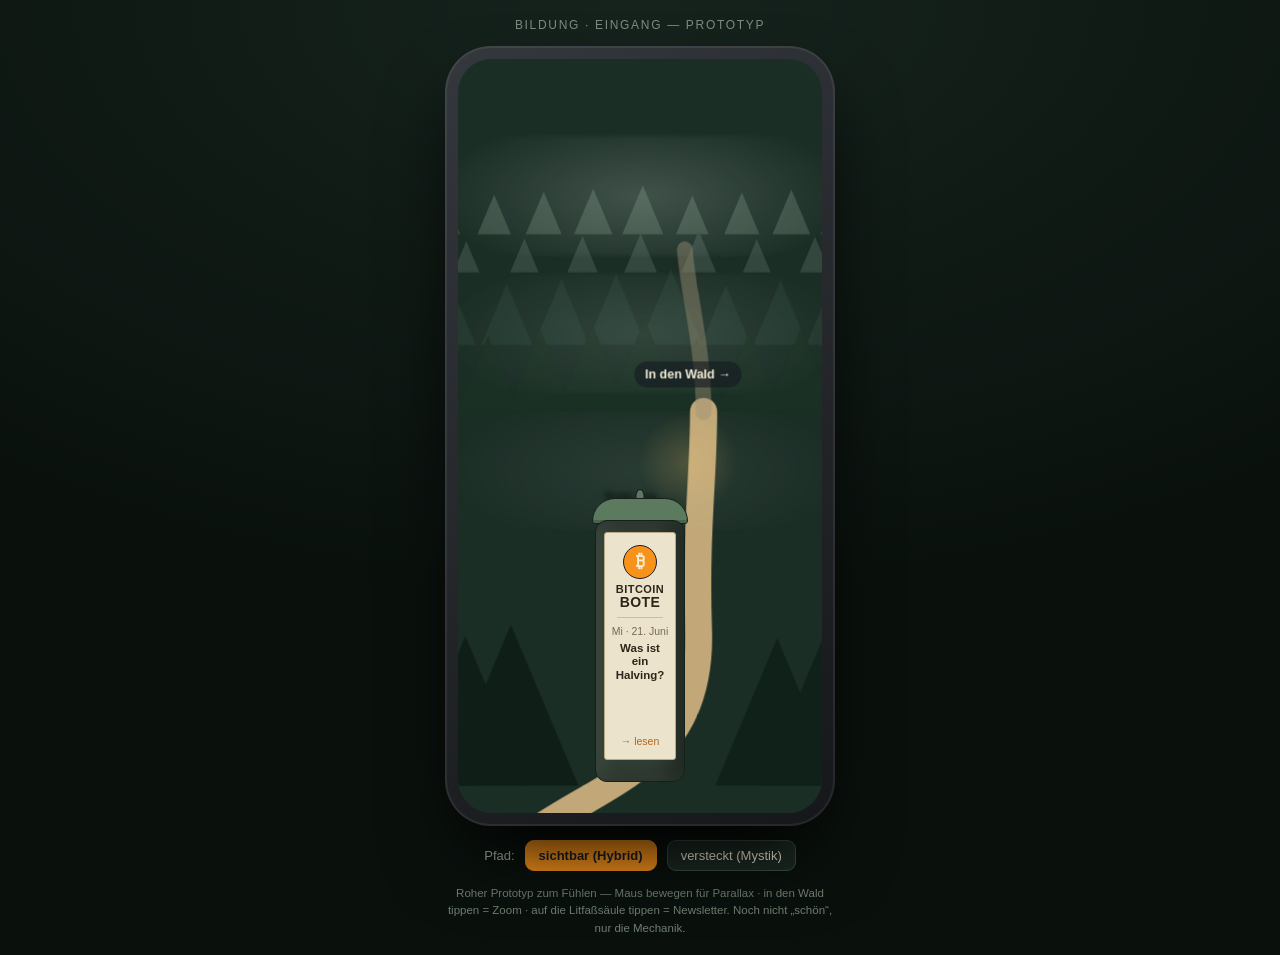
<file: design/parts/bildung-eingang.html>
<!doctype html>
<html lang="de">
<head>
<meta charset="utf-8">
<meta name="viewport" content="width=device-width, initial-scale=1, viewport-fit=cover">
<meta name="robots" content="noindex">
<title>Bildung · Eingang — Prototyp</title>
<style>
  :root{
    --num:#F5EDD8; --accent:#F7931A; --ink:#1A2028;
    --sky:#36474A; --sky2:#2E3E45;
    --forest:#1B2E26; --forest-far:#3a4f44; --forest-mid:#22382e; --forest-near:#0f1f18;
    --path:#C2A878; --path-dim:#9C8F74;
    --col:#313E34; --cap:#5C7A5E; --poster:#ECE3CC; --beam:#3A2C1E;
    --green:#2E7D5B; --lock:#69707A;
  }
  *{box-sizing:border-box;margin:0;padding:0}
  body{min-height:100vh;display:flex;flex-direction:column;align-items:center;justify-content:center;gap:14px;
    background:radial-gradient(120% 90% at 50% 0%,#16231d 0%,#0a110d 70%);font-family:-apple-system,BlinkMacSystemFont,"Segoe UI",sans-serif;color:#cdd6cf;padding:18px}
  .tag{font-size:12px;letter-spacing:.14em;text-transform:uppercase;color:#7d8d80}
  .phone{position:relative;width:390px;height:780px;max-height:88vh;aspect-ratio:390/780;border-radius:46px;
    background:linear-gradient(150deg,#34373C,#15171A);padding:13px;box-shadow:0 40px 80px -20px #000,inset 0 0 0 2px rgba(255,255,255,.07)}
  .screen{position:relative;width:100%;height:100%;border-radius:34px;overflow:hidden;background:#16231d;cursor:default}

  .scene{position:absolute;inset:0}
  /* ---------- EINGANG ---------- */
  .eingang{transform-origin:60% 52%;transition:transform 1.05s cubic-bezier(.6,.02,.2,1),opacity .8s ease}
  .eingang.zoom{transform:scale(3.6);opacity:0;pointer-events:none}
  .eingang .world{position:absolute;inset:-6%}
  .layer{position:absolute;inset:0;will-change:transform}

  .l-sky{background:linear-gradient(180deg,var(--sky2) 0%,var(--sky) 42%,var(--forest) 100%)}
  .goal{position:absolute;left:50%;top:11%;width:46px;height:40px;transform:translateX(-50%);text-align:center}
  .goal .glow{position:absolute;left:50%;top:46%;width:120px;height:120px;transform:translate(-50%,-50%);
    background:radial-gradient(circle,rgba(247,147,26,.22),transparent 65%)}
  .goal .b{position:absolute;left:50%;top:24%;width:30px;height:26px;transform:translateX(-50%);background:#2A3A38;border-radius:3px 3px 0 0}
  .goal .dome{position:absolute;left:50%;top:14%;width:34px;height:14px;transform:translateX(-50%);background:#34302a;border-radius:18px 18px 0 0}
  .goal .win{position:absolute;left:50%;top:40%;width:7px;height:7px;transform:translateX(-50%);border-radius:50%;background:#F7C76B;box-shadow:0 0 8px 2px rgba(247,199,107,.6)}

  .l-forest{background:var(--forest)}
  .fog{position:absolute;left:-10%;width:120%;height:120px;background:radial-gradient(60% 100% at 50% 50%,rgba(199,212,204,.22),transparent 72%);filter:blur(2px)}
  .fog.f1{top:14%} .fog.f2{top:30%;opacity:.6} .fog.f3{top:46%;opacity:.4}

  svg.firs{position:absolute;inset:0;width:100%;height:100%;display:block}

  /* path + opening (the "enter" cue) */
  .pathlayer{transition:opacity .4s ease}
  .opening{position:absolute;left:60%;top:52%;width:120px;height:96px;transform:translate(-50%,-50%);
    background:radial-gradient(circle,rgba(247,199,107,.20),transparent 66%);transition:opacity .4s ease}
  .hint{position:absolute;left:60%;top:40%;transform:translateX(-50%);display:flex;align-items:center;gap:6px;
    padding:6px 11px;border-radius:20px;background:rgba(20,26,32,.6);color:var(--num);font-size:12.5px;font-weight:600;
    white-space:nowrap;animation:bob 2.4s ease-in-out infinite;transition:opacity .4s ease}
  @keyframes bob{0%,100%{transform:translate(-50%,0)}50%{transform:translate(-50%,-5px)}}
  .pulse{position:absolute;left:60%;top:52%;width:26px;height:26px;transform:translate(-50%,-50%);border-radius:50%;
    border:2px solid var(--accent);animation:pulse 1.9s ease-out infinite;opacity:0}
  @keyframes pulse{0%{transform:translate(-50%,-50%) scale(.6);opacity:.7}100%{transform:translate(-50%,-50%) scale(2.6);opacity:0}}

  /* enter hit zone — whole forest is tappable */
  .enterzone{position:absolute;left:0;top:24%;width:100%;height:62%;cursor:pointer}
  .enterzone:hover ~ .litfass{}
  .eingang.hide .pathlayer,.eingang.hide .opening,.eingang.hide .hint{opacity:0}
  .eingang.hide .pulse{opacity:0;animation:none}
  .eingang.hide .ghosthint{opacity:0}
  .ghosthint{position:absolute;left:50%;top:58%;transform:translate(-50%,-50%);color:rgba(245,237,216,.0);
    font-size:13px;font-weight:600;letter-spacing:.05em;pointer-events:none;transition:opacity .35s ease;text-shadow:0 1px 6px #000}
  .eingang.hide .enterzone:hover ~ .ghosthint{opacity:1;color:rgba(245,237,216,.85)}

  /* Litfaßsäule (newsletter, foreground hero) */
  .litfass{position:absolute;left:50%;bottom:2%;width:96px;height:300px;transform:translateX(-50%);cursor:pointer;z-index:5}
  .litfass .cap{position:absolute;left:50%;top:0;width:96px;height:26px;transform:translateX(-50%);background:var(--cap);
    border-radius:48px 48px 6px 6px;border:1.5px solid #14201a;box-shadow:inset 0 -3px 0 rgba(0,0,0,.18)}
  .litfass .finial{position:absolute;left:50%;top:-9px;width:9px;height:14px;transform:translateX(-50%);background:var(--cap);border-radius:50% 50% 0 0;border:1px solid #14201a}
  .litfass .shaft{position:absolute;left:50%;top:22px;width:90px;height:262px;transform:translateX(-50%);background:var(--col);
    border:1.5px solid #14201a;border-radius:12px;box-shadow:inset 10px 0 18px rgba(255,255,255,.05),inset -14px 0 22px rgba(0,0,0,.35)}
  .poster{position:absolute;left:50%;top:34px;width:72px;height:228px;transform:translateX(-50%);background:var(--poster);
    border:1px solid #b7a985;border-radius:3px;display:flex;flex-direction:column;align-items:center;gap:3px;padding:12px 6px;color:#2E2418;text-align:center}
  .poster .badge{width:34px;height:34px;border-radius:50%;background:var(--accent);border:1.5px solid var(--ink);
    display:flex;align-items:center;justify-content:center;color:var(--num);font-size:18px;font-weight:700;margin-bottom:2px}
  .poster .mast{font-size:11px;font-weight:800;letter-spacing:.04em;line-height:1.05}
  .poster .mast b{display:block;font-size:14px}
  .poster hr{width:80%;border:0;border-top:1px solid #cbbd9e;margin:4px 0}
  .poster .date{font-size:10.5px;color:#7A6A52}
  .poster .head{font-size:11.5px;font-weight:700;line-height:1.15;margin-top:2px}
  .poster .more{font-size:10.5px;color:#B5651D;margin-top:auto}
  .litfass:active{transform:translateX(-50%) scale(.985)}

  /* foreground side firs (near, frame) */
  .l-near{z-index:4;pointer-events:none}

  /* ---------- LERNPFAD ---------- */
  .lernpfad{opacity:0;transform:scale(1.12);pointer-events:none;
    transition:opacity .8s ease .15s,transform 1s cubic-bezier(.2,.7,.2,1) .15s;
    background:linear-gradient(180deg,#557159 0%,#3f5a47 60%,#34503f 100%);overflow:hidden}
  .lernpfad.show{opacity:1;transform:scale(1);pointer-events:auto}
  .lp-sky{position:absolute;inset:0 0 auto 0;height:16%;background:#6A8FA8}
  .summit{position:absolute;left:50%;top:7%;transform:translateX(-50%);text-align:center;color:var(--num)}
  .summit .bld{width:74px;height:60px;margin:0 auto;background:#59636F;border:1.6px solid var(--ink);border-radius:4px;position:relative}
  .summit .bld::before{content:"";position:absolute;left:50%;top:-15px;width:60px;height:18px;transform:translateX(-50%);background:#B0473B;border:1.5px solid var(--ink);border-radius:30px 30px 0 0}
  .summit .disc{position:absolute;left:50%;top:14px;width:34px;height:34px;transform:translateX(-50%);border-radius:50%;background:var(--accent);border:1.6px solid var(--ink);display:flex;align-items:center;justify-content:center;font-weight:800;color:var(--ink);font-size:14px}
  .summit .door{position:absolute;left:50%;bottom:0;width:20px;height:18px;transform:translateX(-50%);background:#F2C572;border:1.4px solid var(--ink);border-radius:5px 5px 0 0}
  .progress{position:absolute;left:50%;top:20%;transform:translateX(-50%);background:rgba(20,26,32,.72);color:var(--num);font-size:12.5px;font-weight:600;padding:5px 13px;border-radius:20px}

  .trail{position:absolute;left:0;right:0;top:24%;bottom:0}
  .lp-path{position:absolute;inset:0;width:100%;height:100%}
  .stop{position:absolute;transform:translate(-50%,-50%);display:flex;flex-direction:column;align-items:center;gap:6px;cursor:pointer}
  .node{width:40px;height:40px;border-radius:50%;border:2px solid var(--ink);display:flex;align-items:center;justify-content:center;color:var(--num);font-weight:700;font-size:16px;position:relative}
  .node.done{background:var(--green)} .node.done::after{content:"✓";color:#EAF7EF;font-size:20px}
  .node.locked{background:var(--lock)} .node.locked::after{content:"🔒";font-size:15px}
  .node.current{background:var(--accent);width:46px;height:46px}
  .node.current::after{content:"₿";color:var(--num);font-size:20px;font-weight:700}
  .node.current .ring{position:absolute;inset:-8px;border-radius:50%;border:2.5px solid var(--accent);animation:pulse2 1.8s ease-out infinite}
  @keyframes pulse2{0%{transform:scale(.8);opacity:.7}100%{transform:scale(1.5);opacity:0}}
  .slabel{font-size:11.5px;font-weight:600;color:var(--num);background:rgba(20,26,32,.55);padding:3px 9px;border-radius:9px;white-space:nowrap}
  .stop.locked .slabel{color:#aeb6ad;background:rgba(20,26,32,.4)}
  .stop.current .slabel{background:rgba(247,147,26,.2);border:1px solid var(--accent)}
  .youhere{position:absolute;top:-30px;left:50%;transform:translateX(-50%);background:var(--ink);color:var(--num);font-size:11px;font-weight:600;padding:3px 9px;border-radius:9px;white-space:nowrap}
  .youhere::after{content:"";position:absolute;left:50%;bottom:-5px;transform:translateX(-50%);border:5px solid transparent;border-top-color:var(--ink)}

  .kiosk{position:absolute;left:50%;bottom:2.5%;transform:translateX(-50%);width:200px;background:var(--beam);border:1.4px solid var(--ink);border-radius:6px;padding:7px;cursor:pointer}
  .kiosk .inner{background:var(--poster);border-radius:3px;padding:8px 10px;text-align:center;color:#2E2418}
  .kiosk .m{font-size:12px;font-weight:800;letter-spacing:.05em}
  .kiosk .d{font-size:10.5px;color:#7A6A52;margin:2px 0 5px}
  .kiosk .h{font-size:12px;font-weight:700}
  .kiosk .more{font-size:10.5px;color:#B5651D;margin-top:3px}

  .back{position:absolute;left:14px;top:14px;z-index:7;width:38px;height:38px;border-radius:50%;background:rgba(20,26,32,.62);color:var(--num);border:1.5px solid rgba(245,237,216,.25);font-size:18px;cursor:pointer;display:flex;align-items:center;justify-content:center}

  /* BOTE modal */
  .modal{position:absolute;inset:0;z-index:20;background:rgba(8,12,10,.62);display:flex;align-items:center;justify-content:center;
    opacity:0;pointer-events:none;transition:opacity .3s ease;padding:22px}
  .modal.show{opacity:1;pointer-events:auto}
  .paper{width:100%;max-height:86%;overflow:auto;background:var(--poster);border-radius:6px;border:2px solid var(--beam);
    padding:18px 16px;color:#2A2014;transform:translateY(14px);transition:transform .3s ease;box-shadow:0 30px 60px -20px #000}
  .modal.show .paper{transform:none}
  .paper .x{position:absolute;top:30px;right:30px;width:30px;height:30px;border-radius:50%;border:1.5px solid #6b5a44;background:rgba(255,255,255,.4);color:#3A2C1E;font-size:16px;cursor:pointer}
  .paper h1{font-family:Georgia,serif;font-size:26px;text-align:center;letter-spacing:.04em;border-bottom:3px double #3A2C1E;padding-bottom:7px}
  .paper .sub{text-align:center;font-size:11px;letter-spacing:.18em;text-transform:uppercase;color:#7A6A52;margin:6px 0 14px}
  .paper h2{font-family:Georgia,serif;font-size:19px;line-height:1.2;margin-bottom:8px}
  .paper p{font-size:13.5px;line-height:1.6;margin-bottom:10px;column-count:1}
  .paper .lead{font-weight:700}

  /* dev controls */
  .dev{display:flex;align-items:center;gap:10px;font-size:13px;color:#9fb0a2}
  .dev button{font:inherit;color:var(--num);background:#1d2a22;border:1px solid #3a4f44;border-radius:9px;padding:7px 13px;cursor:pointer}
  .dev button.active{background:var(--accent);color:var(--ink);border-color:var(--accent);font-weight:700}
  .note{font-size:11.5px;color:#6f7f72;max-width:390px;text-align:center;line-height:1.5}
</style>
</head>
<body>
  <div class="tag">Bildung · Eingang — Prototyp</div>

  <div class="phone">
    <div class="screen" id="screen">

      <div class="scene eingang show-path" id="eingang">
        <div class="world" id="world">
          <div class="layer l-sky" data-depth="2"></div>
          <div class="layer" data-depth="6">
            <div class="goal"><div class="glow"></div><div class="dome"></div><div class="b"></div><div class="win"></div></div>
          </div>
          <div class="layer l-forest" data-depth="10"></div>
          <div class="layer" data-depth="12">
            <svg class="firs" viewBox="0 0 390 780" preserveAspectRatio="xMidYMid slice" id="firsFar"></svg>
            <div class="fog f1"></div>
          </div>
          <div class="layer" data-depth="20">
            <svg class="firs" viewBox="0 0 390 780" preserveAspectRatio="xMidYMid slice" id="firsMid"></svg>
            <div class="fog f2"></div>
          </div>
          <div class="layer pathlayer" data-depth="26">
            <svg class="firs" viewBox="0 0 390 780" preserveAspectRatio="none">
              <path d="M70,760 C150,700 250,690 245,560 C242,470 250,420 250,360"
                stroke="var(--path)" stroke-width="26" fill="none" stroke-linecap="round"/>
              <path d="M250,360 C250,300 235,250 232,210" stroke="var(--path-dim)" stroke-width="15" fill="none" stroke-linecap="round" opacity=".45"/>
            </svg>
            <div class="fog f3"></div>
          </div>
          <div class="layer" data-depth="30">
            <div class="opening"></div><div class="pulse"></div>
            <div class="hint">In den Wald →</div>
          </div>
          <div class="layer l-near" data-depth="44">
            <svg class="firs" viewBox="0 0 390 780" preserveAspectRatio="xMidYMid slice" id="firsNear"></svg>
          </div>
        </div>

        <div class="enterzone" id="enterzone"></div>
        <div class="ghosthint">Tritt ein …</div>

        <div class="litfass" id="litfass">
          <div class="finial"></div><div class="cap"></div>
          <div class="shaft"></div>
          <div class="poster">
            <div class="badge">₿</div>
            <div class="mast">BITCOIN<b>BOTE</b></div>
            <hr>
            <div class="date">Mi · 21. Juni</div>
            <div class="head">Was ist ein Halving?</div>
            <div class="more">→ lesen</div>
          </div>
        </div>
      </div>

      <div class="scene lernpfad" id="lernpfad">
        <div class="lp-sky"></div>
        <button class="back" id="back" aria-label="Zurück">←</button>
        <div class="summit"><div class="bld"><div class="disc">BB</div><div class="door"></div></div></div>
        <div class="progress">2 / 4 Lektionen</div>
        <div class="trail">
          <svg class="lp-path" viewBox="0 0 390 520" preserveAspectRatio="none">
            <path d="M195,470 C150,430 240,380 235,330 C230,275 150,250 160,190 C168,140 235,120 230,70"
              stroke="#C7A06B" stroke-width="20" fill="none" stroke-linecap="round"/>
          </svg>
          <div class="stop locked" style="left:60%;top:13%"><div class="node locked"></div><div class="slabel">Sicher haben</div></div>
          <div class="stop current" style="left:41%;top:37%"><div class="youhere">Du bist hier</div><div class="node current"><div class="ring"></div></div><div class="slabel">Bitcoin kaufen</div></div>
          <div class="stop done"   style="left:60%;top:60%"><div class="node done"></div><div class="slabel">Warum Bitcoin?</div></div>
          <div class="stop done"   style="left:41%;top:82%"><div class="node done"></div><div class="slabel">Was ist Geld?</div></div>
        </div>
      </div>

      <div class="modal" id="modal">
        <div class="paper">
          <button class="x" id="closeModal" aria-label="Schließen">✕</button>
          <h1>Bitcoin Bote</h1>
          <div class="sub">Ausgabe 14 · Mittwoch, 21. Juni</div>
          <h2>Was ist ein Halving?</h2>
          <p class="lead">Alle vier Jahre halbiert sich, wie viele neue Bitcoin entstehen. Das ist kein Zufall, sondern in den Regeln festgeschrieben.</p>
          <p>Stell dir eine Goldmine vor, in der ab einem festen Tag nur noch halb so viel Gold gefördert werden darf — für immer. Genau das passiert bei Bitcoin, ganz ohne Chef, der es anordnet.</p>
          <p>Knappheit, die man nachrechnen kann: Das ist der Grund, warum manche Bitcoin „digitales Gold“ nennen. Mehr dazu auf deinem Weg den Hügel hinauf.</p>
        </div>
      </div>

    </div>
  </div>

  <div class="dev">
    <span>Pfad:</span>
    <button id="bShow" class="active">sichtbar (Hybrid)</button>
    <button id="bHide">versteckt (Mystik)</button>
  </div>
  <div class="note">Roher Prototyp zum Fühlen — Maus bewegen für Parallax · in den Wald tippen = Zoom · auf die Litfaßsäule tippen = Newsletter. Noch nicht „schön“, nur die Mechanik.</div>

<script>
  const $=s=>document.querySelector(s);
  // build fir rows
  function firs(svg,rows){
    let s='';
    rows.forEach(r=>{for(let i=0;i<r.n;i++){const x=r.x0+(r.x1-r.x0)*(i/(r.n-1||1))+(r.j?((i*53)%17-8):0);
      const h=r.h*(0.85+((i*37)%30)/100);
      s+=`<polygon points="${x},${r.y-h} ${x-h*0.42},${r.y} ${x+h*0.42},${r.y}" fill="${r.c}"/>`;}});
    document.getElementById(svg).innerHTML=s;
  }
  firs('firsFar',[{n:9,x0:20,x1:370,y:200,h:40,c:'#3a4f44',j:1},{n:7,x0:40,x1:350,y:235,h:34,c:'#34473f',j:1}]);
  firs('firsMid',[{n:8,x0:25,x1:365,y:300,h:62,c:'#22382e',j:1},{n:9,x0:10,x1:380,y:360,h:74,c:'#1b3024',j:1}]);
  firs('firsNear',[{n:3,x0:-10,x1:70,y:700,h:150,c:'#0f1f18',j:1},{n:3,x0:320,x1:410,y:700,h:160,c:'#10211a',j:1}]);

  // parallax
  const layers=[...document.querySelectorAll('#world .layer')];
  let tx=0,ty=0,cx=0,cy=0,t0=performance.now();
  const screen=$('#screen');
  screen.addEventListener('mousemove',e=>{const r=screen.getBoundingClientRect();
    tx=((e.clientX-r.left)/r.width-.5)*-2;ty=((e.clientY-r.top)/r.height-.5)*-2;});
  screen.addEventListener('mouseleave',()=>{tx=0;ty=0;});
  function tick(now){const idle=(now-t0)/1000;
    const ix=tx||Math.sin(idle*0.5)*0.5, iy=ty||Math.cos(idle*0.4)*0.35;
    cx+=(ix-cx)*0.06; cy+=(iy-cy)*0.06;
    layers.forEach(l=>{const d=+l.dataset.depth;l.style.transform=`translate3d(${cx*d}px,${cy*d}px,0)`;});
    requestAnimationFrame(tick);}
  requestAnimationFrame(tick);

  // enter / back
  const eingang=$('#eingang'),lernpfad=$('#lernpfad');
  function enter(){eingang.classList.add('zoom');setTimeout(()=>lernpfad.classList.add('show'),140);}
  function back(){lernpfad.classList.remove('show');setTimeout(()=>eingang.classList.remove('zoom'),120);}
  $('#enterzone').addEventListener('click',enter);
  $('#back').addEventListener('click',back);

  // litfass / kiosk -> BOTE
  const modal=$('#modal');
  function openBote(e){e&&e.stopPropagation();modal.classList.add('show');}
  $('#litfass').addEventListener('click',openBote);
  $('#closeModal').addEventListener('click',()=>modal.classList.remove('show'));
  modal.addEventListener('click',e=>{if(e.target===modal)modal.classList.remove('show');});

  // path show/hide toggle
  const bShow=$('#bShow'),bHide=$('#bHide');
  bShow.addEventListener('click',()=>{eingang.classList.remove('hide');bShow.classList.add('active');bHide.classList.remove('active');});
  bHide.addEventListener('click',()=>{eingang.classList.add('hide');bHide.classList.add('active');bShow.classList.remove('active');});

  // lesson nodes (stub)
  document.querySelectorAll('.stop').forEach(s=>s.addEventListener('click',()=>{
    if(s.classList.contains('current'))openBote();
  }));
</script>
</body>
</html>
</file>
